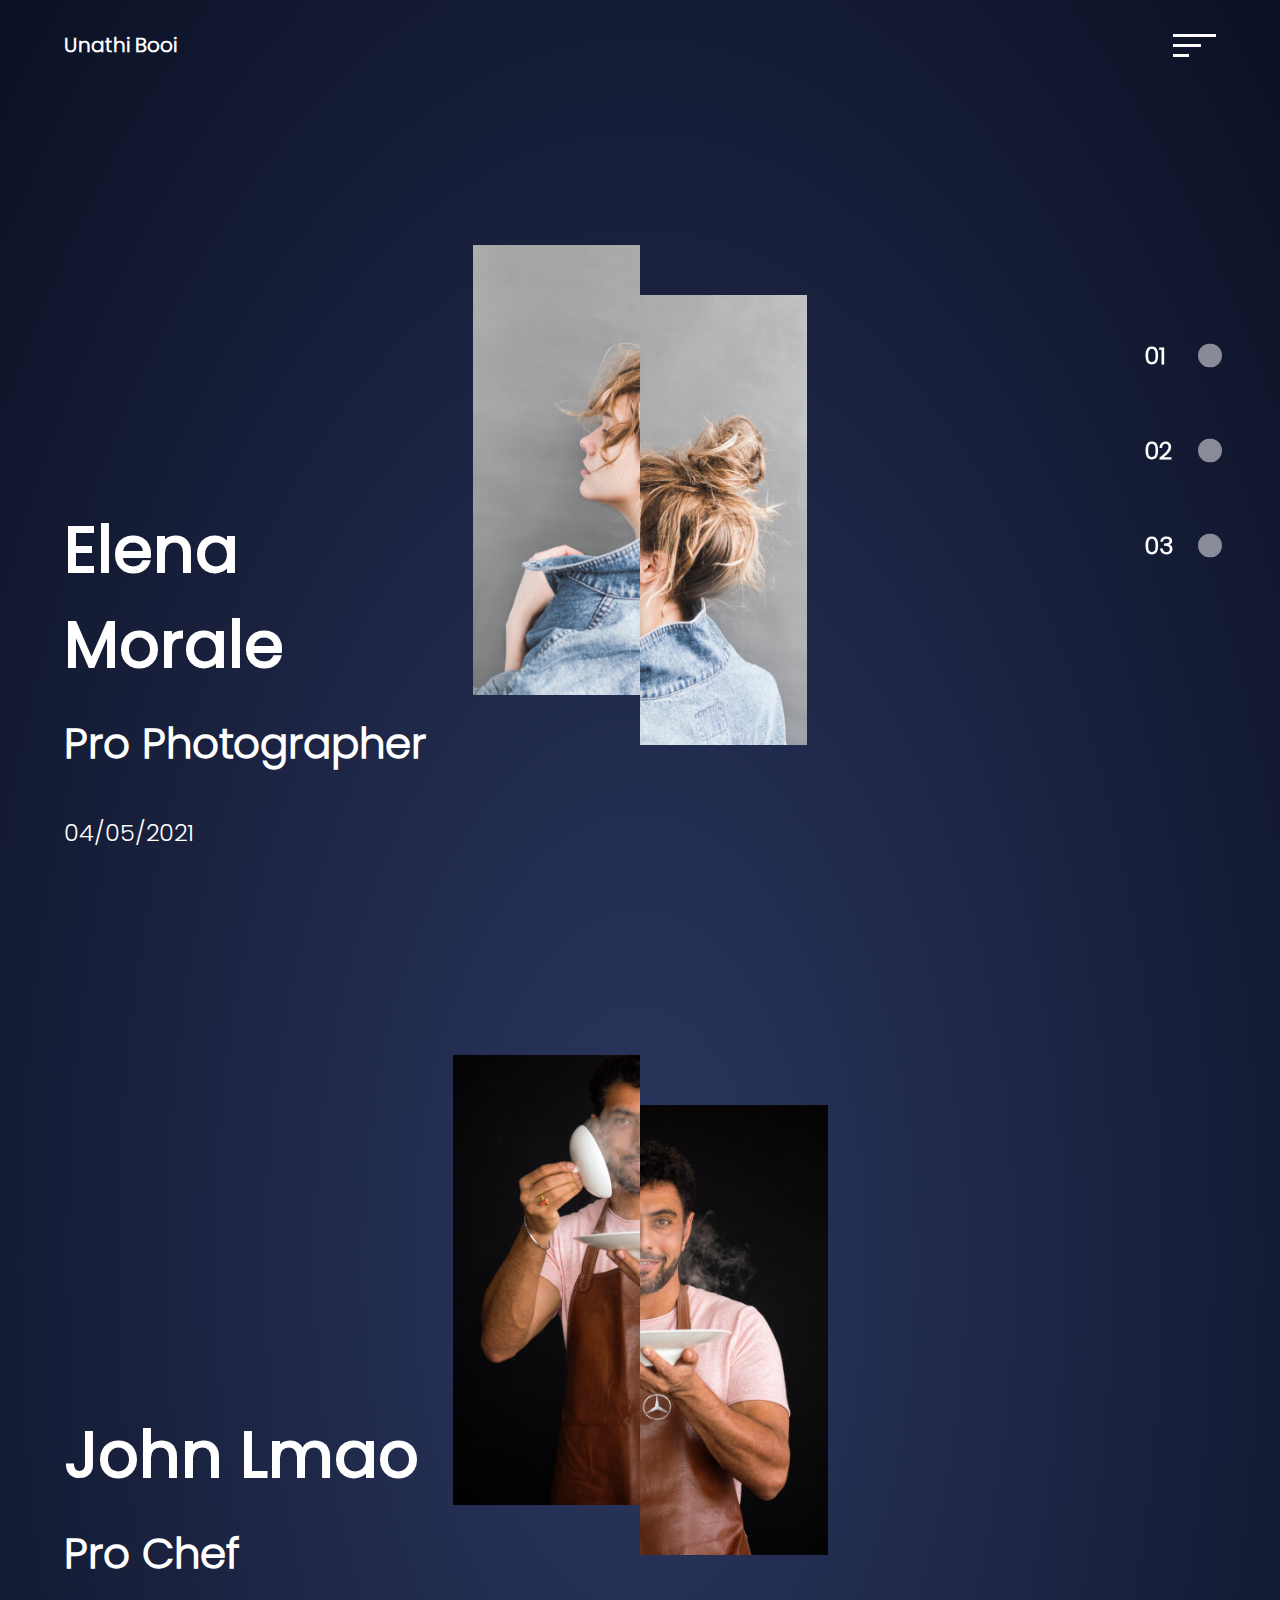
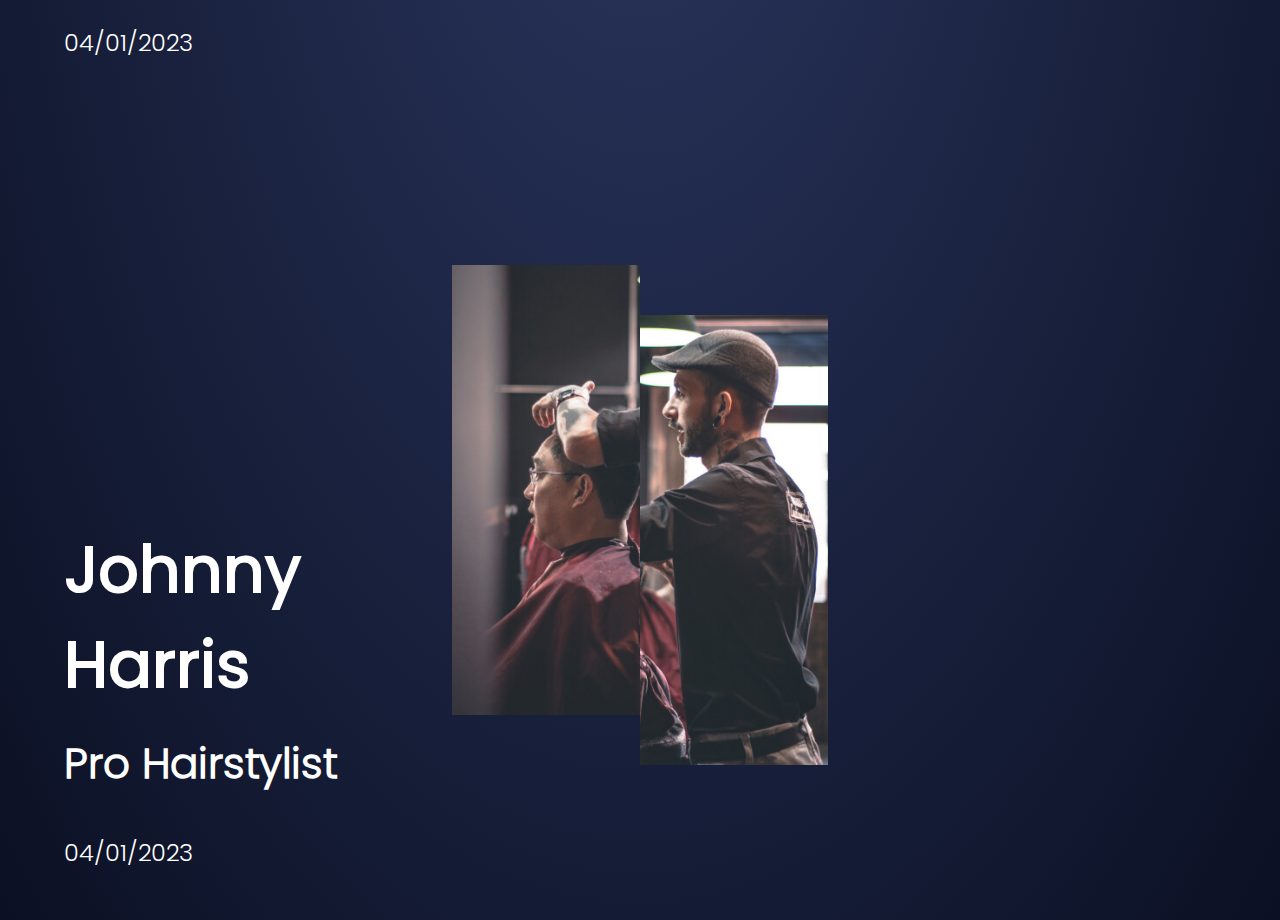
<file: index.html>
<!DOCTYPE html>
<html lang="en">
<head>
    <meta charset="UTF-8">
    <meta http-equiv="X-UA-Compatible" content="IE=edge">
    <meta name="viewport" content="width=device-width, initial-scale=1.0">
    <link rel="stylesheet" href="styles.css">
    <title>Document</title>
</head>
<body>
    <div class="portfolio">
        <header>
            <nav>
                <h3 class="logo">Unathi Booi</h3>
                <img src="images/hamburger.svg" alt="burger">
            </nav>
            <main>
                <section class="page photographer">
                    <div class="details">
                        <h1>Elena Morale</h1>
                        <h2>Pro Photographer</h2>
                        <p>04/05/2021</p>
                    </div>
                    <div class="hero">
                        <img class="model-left" src="images/model-left.jpg" alt="model">
                        <img class="model-right" src="images/model-right.jpg" alt="model">
                    </div>
                </section>
                <section class="page chef">
                    <div class="details">
                        <h1>John Lmao</h1>
                        <h2>Pro Chef</h2>
                        <p>04/01/2023</p>
                    </div>
                    <div class="hero">
                        <img class="model-left" src="images/chef-left.jpg" alt="model">
                        <img class="model-right" src="images/chef-right.jpg" alt="model">
                    </div>
                </section>
                <section class="page hairstyle">
                    <div class="details">
                        <h1>Johnny Harris</h1>
                        <h2>Pro Hairstylist</h2>
                        <p>04/01/2023</p>
                    </div>
                    <div class="hero">
                        <img class="model-left" src="images/hair-left.jpg" alt="model">
                        <img class="model-right" src="images/hair-right.jpg" alt="model">
                    </div>
                </section>
                <div class="pages">
                    <div class="page-1">
                        <h3>01</h3>
                        <svg 
                            class="slide active"
                            width="12" 
                            height="12" 
                            viewBox="0 0 12 12" 
                            fill="none" 
                            xmlns="http://www.w3.org/2000/svg">
                            <circle cx="6" cy="6" r="6" fill="white"/>
                        </svg>                            
                    </div>
                    <div class="page-2">
                        <h3>02</h3>
                        <svg 
                            class="slide"
                            width="12" 
                            height="12" 
                            viewBox="0 0 12 12" 
                            fill="none" 
                            xmlns="http://www.w3.org/2000/svg">
                            <circle cx="6" cy="6" r="6" fill="white"/>
                        </svg>                            
                    </div>
                    <div class="page-3">
                        <h3>03</h3>
                        <svg 
                            class="slide"
                            width="12" 
                            height="12" 
                            viewBox="0 0 12 12" 
                            fill="none" 
                            xmlns="http://www.w3.org/2000/svg">
                            <circle cx="6" cy="6" r="6" fill="white"/>
                        </svg>                            
                    </div>
                </div>
            </main>
        </header>
    </div>
</body>
</html>
</file>
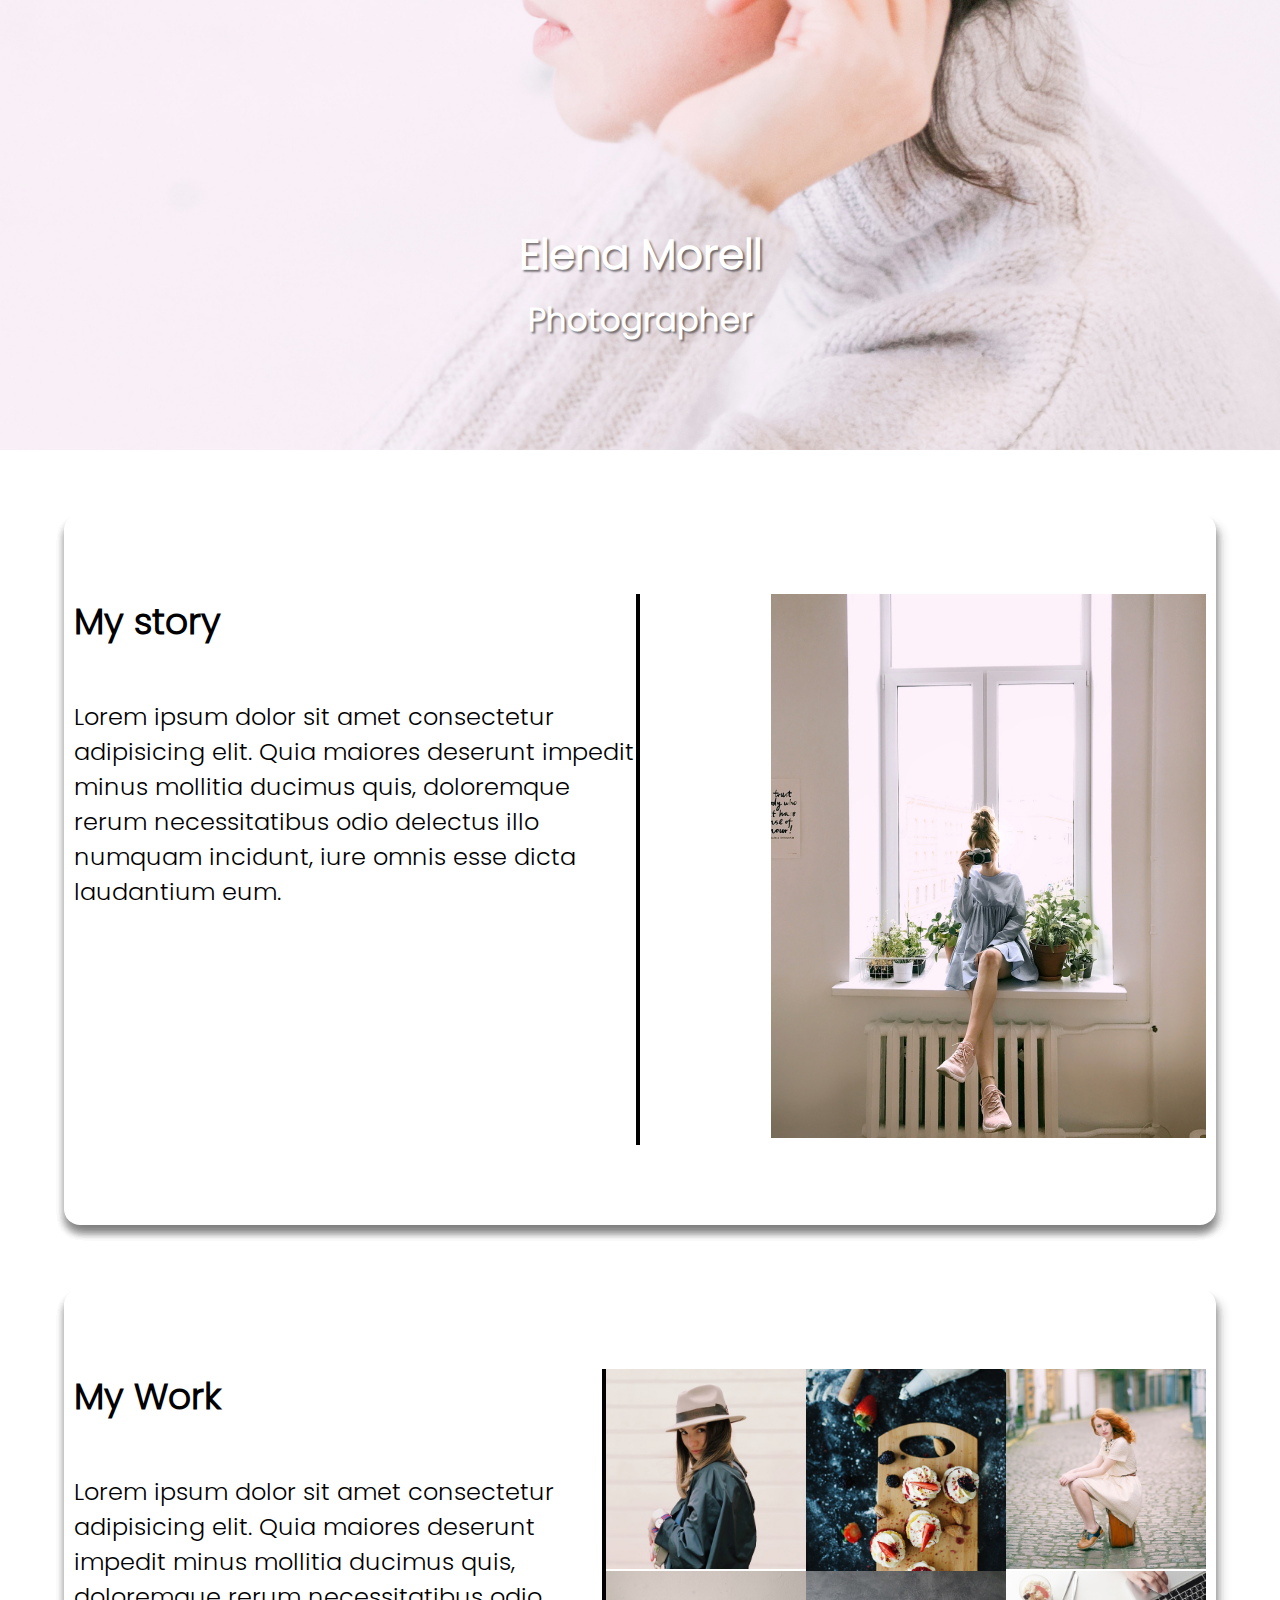
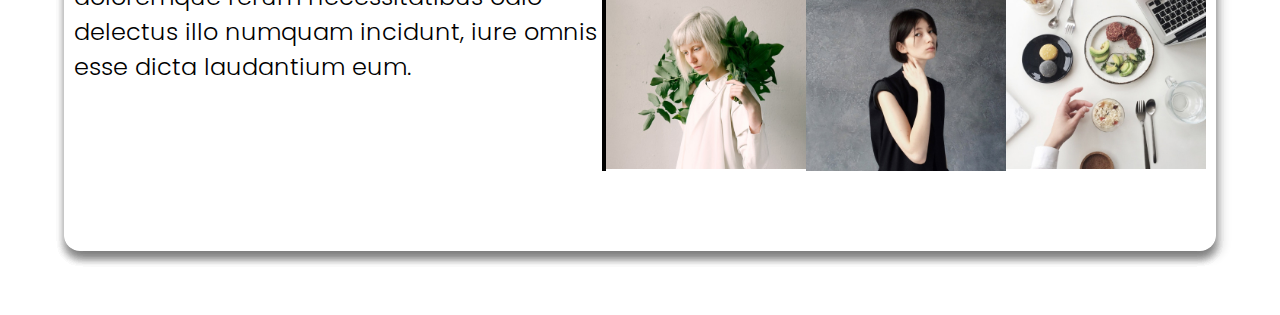
<file: photo.html>
<!DOCTYPE html>
<html lang="en">
<head>
    <meta charset="UTF-8">
    <meta http-equiv="X-UA-Compatible" content="IE=edge">
    <meta name="viewport" content="width=device-width, initial-scale=1.0">
    <link rel="stylesheet" href="styles.css">
    <title>Elena Morell</title>
</head>
<body>
    <main>
        <div class="banner">
            <img src="images/photo-bg.jpg" alt="">
            <div class="author">
                <h1>Elena Morell</h1>
                <h3>Photographer</h3>
            </div>
        </div>
        <div class="story">
            <div class="story-description">
                <h3>My story</h3>
                <p>Lorem ipsum dolor sit amet consectetur adipisicing elit. 
                   Quia maiores deserunt impedit minus mollitia ducimus quis, 
                   doloremque rerum necessitatibus odio delectus illo numquam incidunt, 
                   iure omnis esse dicta laudantium eum.</p>
            </div>
            <div class="profile">
                <img src="images/photo-profile.jpg" alt="">
            </div>
        </div>
        <div class="my-work">
            <div class="work-description">
                <h3>My Work</h3>
                <p>Lorem ipsum dolor sit amet consectetur adipisicing elit. 
                    Quia maiores deserunt impedit minus mollitia ducimus quis, 
                    doloremque rerum necessitatibus odio delectus illo numquam incidunt, 
                    iure omnis esse dicta laudantium eum.</p>
            </div>
            <div class="work-gallery">
                <img src="images/photo-gallery-1.jpg" alt="">
                <img src="images/photo-gallery-2.jpg" alt="">
                <img src="images/photo-gallery-3.jpg" alt="">
                <img src="images/photo-gallery-4.jpg" alt="">
                <img src="images/photo-gallery-5.jpg" alt="">
                <img src="images/photo-gallery-6.jpg" alt="">
            </div>
        </div>
    </main>
</body>
</html>
</file>
<file: styles.css>
*, *::before, *::after {
    margin: 0;
    padding: 0;
    box-sizing: border-box;
    scroll-behavior: smooth;
}

@font-face {
    font-family: PopLight;
    src: url(/fonts/Poppins-Light.ttf)
}

@font-face {
    font-family: PopRegular;
    src: url(/fonts/Poppins-Regular.ttf)
}

body {
    font-family: PopLight;
}

.portfolio {
    color: white;
    background: radial-gradient(#2b3760, #0b1023);
}

nav {
    min-height: 10vh;
    width: 90%;
    margin: auto;
    display: flex;
    justify-content: space-between;
    align-items: center;
    padding: 20px 0px;
}

.logo {
    font-size: 20px;
}

.page {
    min-height: 90vh;
    display: grid;
    grid-template-columns: 5% 1fr 1fr 1fr 5%;
}

.hero {
    overflow: hidden;
    height: 500px;
    align-self: center;
    justify-self: center;
    display: flex;
}

.hero img {
    height: 500px;
    transition: transform 0.3s ease-out;
    cursor: pointer;
}

.model-right {
    transform: translate(0%, 10%)
}

.model-left {
    transform: translate(0%, -10%)
}

.hero:hover .model-right{
    transform: translate(0%, 0%);
}

.hero:hover .model-left{
    transform: translate(0%, 0%);
}


.details {
    grid-column: 2/3;
    align-self: end;
}

.details h1 {
    font-size: 64px;
    font-family: PopRegular;
}

.details h2 {
    font-size: 42px;
    padding: 20px 0px;
}

.details p {
    font-size: 24px;
    padding: 20px 0px 50px 0px;
}

.pages {
    position: fixed;
    right: 5%;
    top: 50%;
    transform: translateY(-50%);
}

.pages div {
    display: flex;
    align-items: center;
    justify-content: space-between;
}

.pages a {
    text-decoration: none;
    color: white;
}

.pages h3 {
    font-size: 24px;
    padding: 30px;
}

.pages svg {
    cursor: pointer;
    opacity: 0.5;
    transform: scale(2);
}

.pages svg:hover {
    animation: dot 0.5s ease-out infinite alternate;
}

.pages svg:active {
    opacity: 1;
}

@keyframes dot {
    0%{
        transform: scale(2);
    }
    100% {
        transform: scale(4);
    }
}

.banner {
    height: 50vh;
    width: 100%;
    position: relative;
}

.banner img {
    height: 100%;
    width: 100%;
    object-fit: cover;
    object-position: top;
}

.author {
    position: absolute;
    top: 70%;
    left: 50%;
    transform: translate(-50%, -70%);
    color: white;
    text-shadow: 2px 2px 2px rgba(0, 0, 0, 0.5);
    text-align: center;
}

.author h1 {
    font-size: 42px;
}

.author h3 {
    padding: 10px 0px;
    font-size: 32px; 
}

.story, .my-work {
    display: flex;
    justify-content: space-between;
    width: 90%;
    margin: 5%;
    padding: 80px 10px;
    box-shadow: 8px 8px 8px rgba(0,0,0,0.11), 
    0 8px 8px rgba(0,0,0,0.11), 
    0 8px 8px rgba(0,0,0,0.11), 
    0 8px 8px rgba(0,0,0,0.11), 
    0 8px 8px rgba(0,0,0,0.11), 
    0 8px 8px rgba(0,0,0,0.11);
    border-radius: 1rem;
}

.story-description, .work-description {
    width: 50%;
    border-right: 4px solid #000;
}

.story-description h3, .work-description h3 {
    font-size: 36px;
    padding-bottom: 30px;
}

.story-description p, .work-description p {
    padding: 20px 0px;
    font-size: 24px;
}

.work-gallery {
    display: grid;
    grid-template-columns: repeat(3, 200px);
}

.work-gallery img {
    width: 100%;
}

@media (max-width: 1024px){
    .page {
        grid-template-columns: 5% 1fr 5%;
        grid-template-rows: 2fr 1fr;
        align-items: center;
    }

    .hero {
        grid-column: 2/3;
        height: auto;
    }

    .hero img {
        height: 500px;
    }

    .details {
        grid-row: 2/3;
        grid-column: 2/3;
        text-align: center;
    }
    .details h1 {
        font-size: 48px;
    }

    .details h2 {
        font-size: 38px;
    }
    .story, .my-work {
        flex-direction: column;
    }
    .story-description, .work-description {
        width: 100%;
        border: none;
        border-bottom: 4px solid #000;
    }
    .work-gallery {
        display: grid;
        grid-template-columns: repeat(auto-fit, minmax(250px, 1fr));
        padding-top: 10px
    }
    .profile {
        padding-top: 30px;
        text-align: center;
    }
}

@media (max-width: 768px) {
    .page {
        grid-template-rows: 2fr 1fr;
    }
    .hero img{
        height: 400px;
    }
    .details h1 {
        font-size: 38px;
    }
    .details h2 {
        font-size: 28px;
    }
}
</file>
